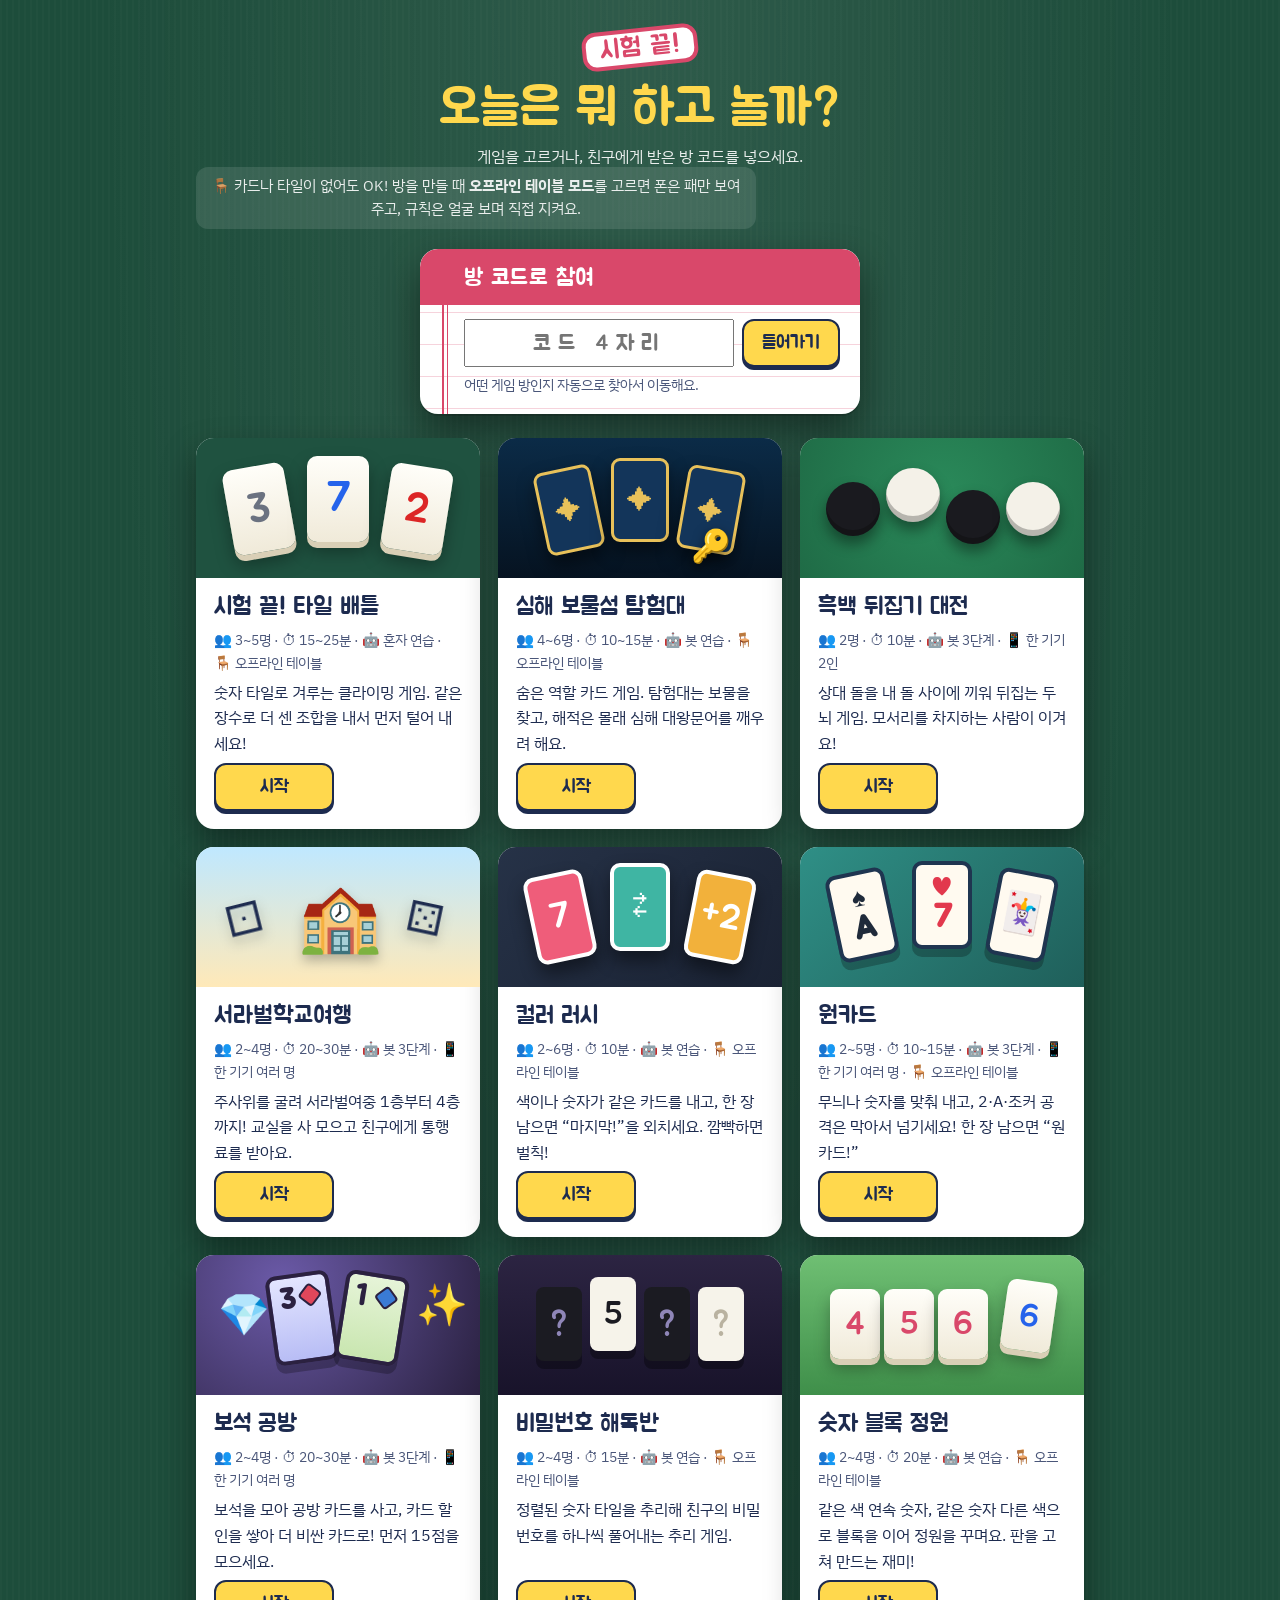
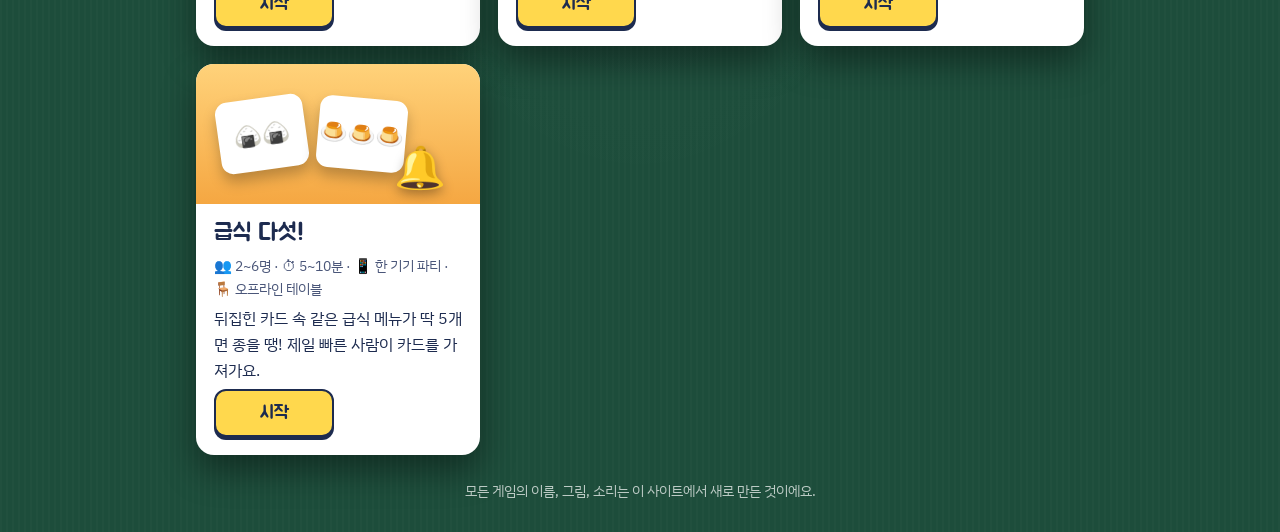
<file: index.html>
<!doctype html>
<html lang="ko">
<head>
  <meta charset="utf-8" />
  <meta name="viewport" content="width=device-width, initial-scale=1, viewport-fit=cover" />
  <meta name="theme-color" content="#1d4d3b" />
  <meta name="description" content="시험 끝나고 친구들과 즐기는 교실 게임 모음" />
  <title>시험 끝! 게임 모음</title>
  <link rel="preconnect" href="https://fonts.googleapis.com" />
  <link rel="preconnect" href="https://fonts.gstatic.com" crossorigin />
  <link href="https://fonts.googleapis.com/css2?family=Jua&family=IBM+Plex+Sans+KR:wght@400;600&display=swap" rel="stylesheet" />
  <link rel="stylesheet" href="./shared/ui-core.css" />
  <link rel="stylesheet" href="./hub.css" />
</head>
<body class="hub">
  <main class="hub-wrap">
    <header class="hub-head">
      <span class="stamp">시험 끝!</span>
      <h1>오늘은 뭐 하고 놀까?</h1>
      <p>게임을 고르거나, 친구에게 받은 방 코드를 넣으세요.</p>
      <p class="hub-tip">🪑 카드나 타일이 없어도 OK! 방을 만들 때 <b>오프라인 테이블 모드</b>를 고르면 폰은 패만 보여 주고, 규칙은 얼굴 보며 직접 지켜요.</p>
    </header>

    <section class="sheet join-sheet" aria-labelledby="join-title">
      <header class="sheet-head" id="join-title">방 코드로 참여</header>
      <div class="join-row">
        <input id="hub-code" inputmode="numeric" pattern="[0-9]*" maxlength="4" placeholder="코드 4자리" autocomplete="off" aria-label="방 코드 4자리" />
        <button class="btn primary" id="btn-hub-join">들어가기</button>
      </div>
      <p class="note" id="hub-join-note">어떤 게임 방인지 자동으로 찾아서 이동해요.</p>
    </section>

    <section class="game-list" aria-label="게임 목록">
      <article class="game-card tiles">
        <div class="art" aria-hidden="true">
          <span class="t t1">3</span><span class="t t2">7</span><span class="t t3">2</span>
        </div>
        <div class="body">
          <h2>시험 끝! 타일 배틀</h2>
          <p class="meta">👥 3~5명 · ⏱ 15~25분 · 🤖 혼자 연습 · 🪑 오프라인 테이블</p>
          <p>숫자 타일로 겨루는 클라이밍 게임. 같은 장수로 더 센 조합을 내서 먼저 털어 내세요!</p>
          <a class="btn primary" href="./games/tile-battle/">시작</a>
        </div>
      </article>
      <article class="game-card sea">
        <div class="art" aria-hidden="true">
          <span class="c c1"></span><span class="c c2"></span><span class="c c3"></span><span class="key">🔑</span>
        </div>
        <div class="body">
          <h2>심해 보물섬 탐험대</h2>
          <p class="meta">👥 4~6명 · ⏱ 10~15분 · 🤖 봇 연습 · 🪑 오프라인 테이블</p>
          <p>숨은 역할 카드 게임. 탐험대는 보물을 찾고, 해적은 몰래 심해 대왕문어를 깨우려 해요.</p>
          <a class="btn primary" href="./games/deep-sea/">시작</a>
        </div>
      </article>
      <article class="game-card flip">
        <div class="art" aria-hidden="true">
          <span class="d d1"></span><span class="d d2"></span><span class="d d3"></span><span class="d d4"></span>
        </div>
        <div class="body">
          <h2>흑백 뒤집기 대전</h2>
          <p class="meta">👥 2명 · ⏱ 10분 · 🤖 봇 3단계 · 📱 한 기기 2인</p>
          <p>상대 돌을 내 돌 사이에 끼워 뒤집는 두뇌 게임. 모서리를 차지하는 사람이 이겨요!</p>
          <a class="btn primary" href="./games/flip-duel/">시작</a>
        </div>
      </article>
      <article class="game-card trip">
        <div class="art" aria-hidden="true">
          <span class="s s1">🏫</span><span class="s s2">⚀</span><span class="s s3">⚄</span>
        </div>
        <div class="body">
          <h2>서라벌학교여행</h2>
          <p class="meta">👥 2~4명 · ⏱ 20~30분 · 🤖 봇 3단계 · 📱 한 기기 여러 명</p>
          <p>주사위를 굴려 서라벌여중 1층부터 4층까지! 교실을 사 모으고 친구에게 통행료를 받아요.</p>
          <a class="btn primary" href="./games/school-trip/">시작</a>
        </div>
      </article>
      <article class="game-card rush">
        <div class="art" aria-hidden="true">
          <span class="k k1">7</span><span class="k k2">⇄</span><span class="k k3">+2</span>
        </div>
        <div class="body">
          <h2>컬러 러시</h2>
          <p class="meta">👥 2~6명 · ⏱ 10분 · 🤖 봇 연습 · 🪑 오프라인 테이블</p>
          <p>색이나 숫자가 같은 카드를 내고, 한 장 남으면 “마지막!”을 외치세요. 깜빡하면 벌칙!</p>
          <a class="btn primary" href="./games/color-rush/">시작</a>
        </div>
      </article>
      <article class="game-card onecard">
        <div class="art" aria-hidden="true">
          <span class="t t1">♠<b>A</b></span><span class="t t2 red">♥<b>7</b></span><span class="t t3">🃏</span>
        </div>
        <div class="body">
          <h2>원카드</h2>
          <p class="meta">👥 2~5명 · ⏱ 10~15분 · 🤖 봇 3단계 · 📱 한 기기 여러 명 · 🪑 오프라인 테이블</p>
          <p>무늬나 숫자를 맞춰 내고, 2·A·조커 공격은 막아서 넘기세요! 한 장 남으면 “원카드!”</p>
          <a class="btn primary" href="./games/one-card/">시작</a>
        </div>
      </article>
      <article class="game-card gem">
        <div class="art" aria-hidden="true">
          <span class="g g1">💎</span><span class="c c1"><b>3</b><i class="r"></i></span><span class="c c2"><b>1</b><i class="b"></i></span><span class="g g2">✨</span>
        </div>
        <div class="body">
          <h2>보석 공방</h2>
          <p class="meta">👥 2~4명 · ⏱ 20~30분 · 🤖 봇 3단계 · 📱 한 기기 여러 명</p>
          <p>보석을 모아 공방 카드를 사고, 카드 할인을 쌓아 더 비싼 카드로! 먼저 15점을 모으세요.</p>
          <a class="btn primary" href="./games/gem-workshop/">시작</a>
        </div>
      </article>
      <article class="game-card code">
        <div class="art" aria-hidden="true">
          <span class="b b1">?</span><span class="b b2">5</span><span class="b b3">?</span><span class="b b4">?</span>
        </div>
        <div class="body">
          <h2>비밀번호 해독반</h2>
          <p class="meta">👥 2~4명 · ⏱ 15분 · 🤖 봇 연습 · 🪑 오프라인 테이블</p>
          <p>정렬된 숫자 타일을 추리해 친구의 비밀번호를 하나씩 풀어내는 추리 게임.</p>
          <a class="btn primary" href="./games/code-breaker/">시작</a>
        </div>
      </article>
      <article class="game-card garden">
        <div class="art" aria-hidden="true">
          <span class="g g1">4</span><span class="g g2">5</span><span class="g g3">6</span><span class="g g4">6</span>
        </div>
        <div class="body">
          <h2>숫자 블록 정원</h2>
          <p class="meta">👥 2~4명 · ⏱ 20분 · 🤖 봇 연습 · 🪑 오프라인 테이블</p>
          <p>같은 색 연속 숫자, 같은 숫자 다른 색으로 블록을 이어 정원을 꾸며요. 판을 고쳐 만드는 재미!</p>
          <a class="btn primary" href="./games/number-garden/">시작</a>
        </div>
      </article>
      <article class="game-card lunch">
        <div class="art" aria-hidden="true">
          <span class="f f1">🍙🍙</span><span class="f f2">🍮🍮🍮</span><span class="bell">🔔</span>
        </div>
        <div class="body">
          <h2>급식 다섯!</h2>
          <p class="meta">👥 2~6명 · ⏱ 5~10분 · 📱 한 기기 파티 · 🪑 오프라인 테이블</p>
          <p>뒤집힌 카드 속 같은 급식 메뉴가 딱 5개면 종을 땡! 제일 빠른 사람이 카드를 가져가요.</p>
          <a class="btn primary" href="./games/lunch-five/">시작</a>
        </div>
      </article>
    </section>
    <footer class="hub-foot">모든 게임의 이름, 그림, 소리는 이 사이트에서 새로 만든 것이에요.</footer>
  </main>

  <div id="toast" class="toast" role="status" aria-live="polite"></div>
  <script type="module" src="./hub.js"></script>
</body>
</html>
</file>
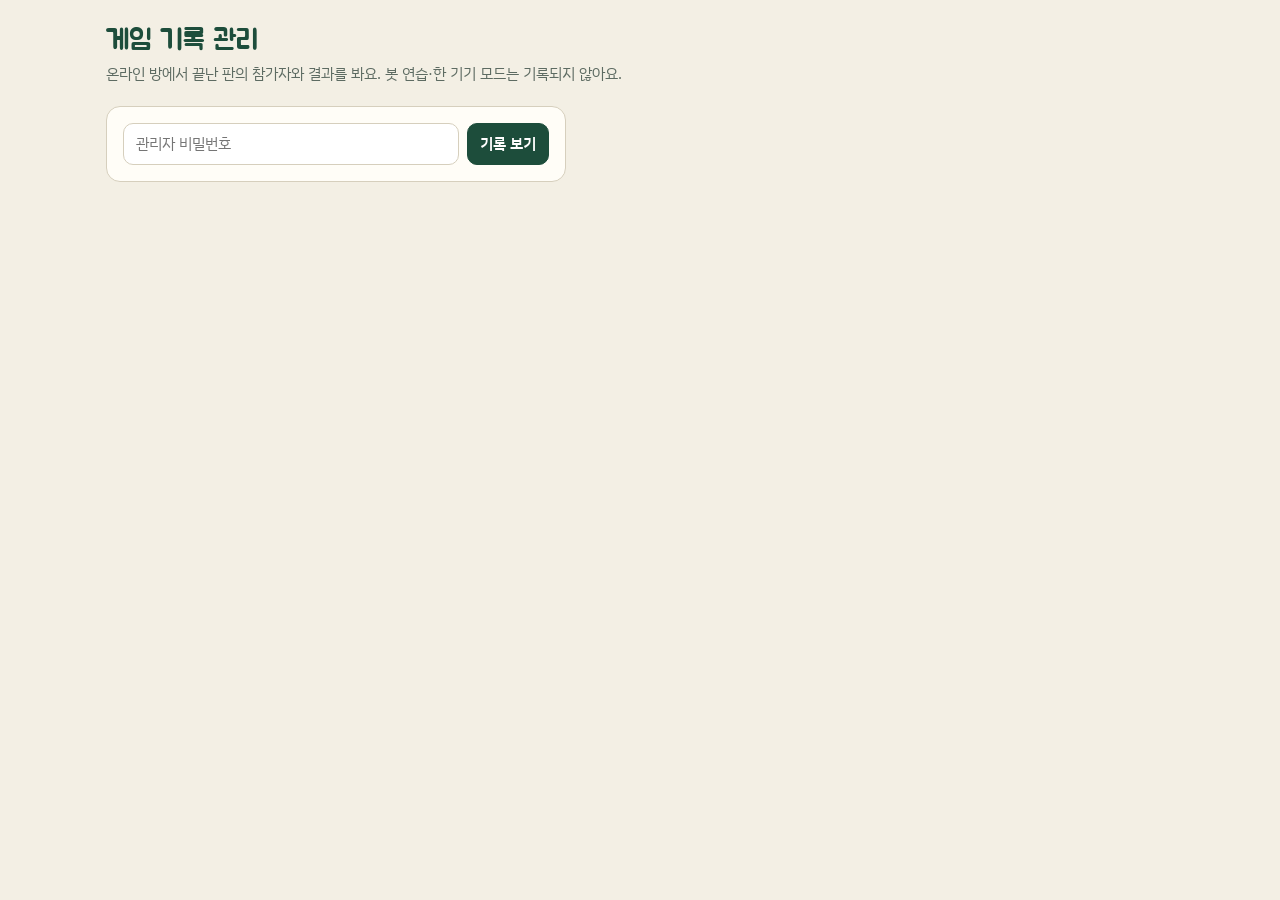
<file: admin/index.html>
<!doctype html>
<html lang="ko">
<head>
  <meta charset="utf-8" />
  <meta name="viewport" content="width=device-width, initial-scale=1, viewport-fit=cover" />
  <meta name="robots" content="noindex" />
  <title>게임 기록 관리</title>
  <link href="https://fonts.googleapis.com/css2?family=Jua&family=IBM+Plex+Sans+KR:wght@400;600&display=swap" rel="stylesheet" />
  <style>
    :root { --bg:#f3efe4; --ink:#1f2a24; --soft:#5d6b62; --line:#d6cfbd; --card:#fffdf7; --green:#1d4d3b; --win:#c8891c; --bad:#b3402e; }
    * { box-sizing:border-box; }
    body { margin:0; background:var(--bg); color:var(--ink); font:15px/1.5 'IBM Plex Sans KR', system-ui, sans-serif; }
    main { max-width:1100px; margin:0 auto; padding:24px 16px 60px; }
    h1 { font:28px 'Jua', sans-serif; margin:0 0 4px; color:var(--green); }
    h2 { font:20px 'Jua', sans-serif; margin:28px 0 10px; }
    .sub { color:var(--soft); margin:0 0 20px; }
    form.login { display:flex; gap:8px; flex-wrap:wrap; background:var(--card); border:1px solid var(--line); border-radius:14px; padding:16px; max-width:460px; }
    input, select, button { font:inherit; padding:9px 12px; border-radius:10px; border:1px solid var(--line); background:#fff; color:var(--ink); }
    input[type=password] { flex:1; min-width:180px; }
    button { background:var(--green); color:#fff; border-color:var(--green); cursor:pointer; font-weight:600; }
    button.ghost { background:transparent; color:var(--green); }
    :focus-visible { outline:3px solid var(--win); outline-offset:2px; }
    .msg { color:var(--bad); margin:8px 0; min-height:1.5em; }
    .src { color:var(--soft); font-size:13px; }
    .bar { display:flex; gap:8px; flex-wrap:wrap; align-items:center; margin:16px 0; }
    .bar input[type=search] { flex:1; min-width:160px; }
    .stats { display:flex; gap:24px; flex-wrap:wrap; margin:8px 0 4px; }
    .stats b { font:30px 'Jua', sans-serif; color:var(--green); display:block; line-height:1.1; }
    .wrap { overflow-x:auto; background:var(--card); border:1px solid var(--line); border-radius:14px; }
    table { border-collapse:collapse; width:100%; min-width:640px; }
    th, td { text-align:left; padding:8px 12px; border-bottom:1px solid var(--line); vertical-align:top; }
    th { font-size:13px; color:var(--soft); font-weight:600; background:#f8f4ea; position:sticky; top:0; cursor:pointer; user-select:none; }
    tr:last-child td { border-bottom:0; }
    td.num { text-align:right; font-variant-numeric:tabular-nums; }
    .who span { display:inline-block; margin:0 6px 2px 0; padding:1px 8px; border-radius:99px; background:#ece6d6; font-size:13px; }
    .who span.w { background:var(--win); color:#fff; }
    .who span.bot { opacity:.6; }
    .name-link { color:var(--green); text-decoration:underline; cursor:pointer; background:none; border:0; padding:0; font:inherit; }
    .empty { padding:20px; color:var(--soft); }
    [hidden] { display:none !important; }
  </style>
</head>
<body>
<main>
  <h1>게임 기록 관리</h1>
  <p class="sub">온라인 방에서 끝난 판의 참가자와 결과를 봐요. 봇 연습·한 기기 모드는 기록되지 않아요.</p>

  <form class="login" id="login">
    <input type="password" id="pw" placeholder="관리자 비밀번호" autocomplete="current-password" required aria-label="관리자 비밀번호" />
    <button type="submit">기록 보기</button>
  </form>
  <p class="msg" id="msg" role="status"></p>

  <section id="view" hidden>
    <div class="bar">
      <input type="search" id="q" placeholder="닉네임·방 코드·결과 검색" aria-label="검색" />
      <select id="game" aria-label="게임"><option value="">모든 게임</option></select>
      <label><input type="checkbox" id="unfinished" /> 끝나지 않은 방도 보기</label>
      <button type="button" class="ghost" id="reload">새로고침</button>
      <button type="button" class="ghost" id="csv">CSV 저장</button>
    </div>
    <p class="src" id="src"></p>
    <div class="stats" id="stats"></div>

    <h2>닉네임별 기록</h2>
    <div class="wrap"><table id="players"><thead><tr>
      <th data-k="name">닉네임</th><th data-k="games">판 수</th><th data-k="wins">승리</th><th data-k="rate">승률</th><th data-k="fav">많이 한 게임</th><th data-k="last">마지막 판</th>
    </tr></thead><tbody></tbody></table></div>

    <h2>대전 기록</h2>
    <div class="wrap"><table id="matches"><thead><tr>
      <th>시간</th><th>게임</th><th>방</th><th>참가자</th><th>결과</th>
    </tr></thead><tbody></tbody></table></div>

    <h2>채팅 기록</h2>
    <p class="src">방 코드를 누르면 그 방의 대화만 볼 수 있어요. 욕설은 서버에서 ＊로 가려진 채로 저장돼요.</p>
    <div class="wrap"><table id="chats"><thead><tr>
      <th>시간</th><th>게임</th><th>방</th><th>말한 내용</th>
    </tr></thead><tbody></tbody></table></div>
  </section>
</main>
<script type="module">
  import { SERVERS } from '../shared/config.js';
  const $ = (id) => document.getElementById(id);
  let rows = [];
  let sortKey = 'games', sortDir = -1;

  async function fetchLog(name, url, password) {
    const res = await fetch(url, { method: 'POST', headers: { 'Content-Type': 'text/plain;charset=utf-8' }, body: JSON.stringify({ action: 'adminLog', password, limit: 5000 }) });
    const out = await res.json();
    if (!out.ok) throw new Error(out.error);
    return out.rows.map(([time, code, game, event, players, detail]) => ({ time: new Date(time), code, game, event, players, detail, server: name }));
  }

  async function load() {
    const password = $('pw').value;
    $('msg').textContent = '불러오는 중…';
    const results = await Promise.allSettled(Object.entries(SERVERS).map(([n, u]) => fetchLog(n, u, password)));
    const label = { coolify: '집 서버(Coolify)', gas: '앱스크립트' };
    const notes = [];
    rows = [];
    results.forEach((r, i) => {
      const n = Object.keys(SERVERS)[i];
      if (r.status === 'fulfilled') { rows.push(...r.value); notes.push(label[n] + ' ' + r.value.length + '줄'); }
      else notes.push(label[n] + ': ' + r.reason.message);
    });
    if (results.every((r) => r.status === 'rejected')) { $('msg').textContent = results[0].reason.message; return; }
    try { sessionStorage.setItem('adminPw', password); } catch {}
    $('msg').textContent = '';
    $('src').textContent = notes.join(' · ');
    $('login').hidden = true;
    $('view').hidden = false;
    const games = [...new Set(rows.map((r) => r.game))].sort();
    $('game').innerHTML = '<option value="">모든 게임</option>' + games.map((g) => `<option>${esc(g)}</option>`).join('');
    render();
  }

  const esc = (s) => String(s).replace(/[&<>"]/g, (c) => ({ '&': '&amp;', '<': '&lt;', '>': '&gt;', '"': '&quot;' })[c]);
  const fmt = (d) => d.toLocaleString('ko-KR', { month: 'numeric', day: 'numeric', hour: '2-digit', minute: '2-digit' });
  const people = (s) => String(s || '').split(', ').filter(Boolean).map((n) => ({ bot: n.startsWith('🤖'), name: n.replace(/^🤖/, '') }));
  function winnerOf(detail) {
    let m = /(?:승리|승자): ([^\s(/]+)/.exec(detail);
    if (m) return m[1];
    m = /순위: ([^\s>]+)/.exec(detail);
    return m ? m[1] : null;
  }

  // 같은 방은 시작 → 끝 순서로 기록됨. '게임 끝' 줄을 한 판으로 봄
  function matches() {
    const showAll = $('unfinished').checked;
    const list = rows.filter((r) => r.event === '게임 끝' || (showAll && r.event === '게임 시작'));
    return list.map((r) => ({ ...r, who: people(r.players), winner: r.event === '게임 끝' ? winnerOf(r.detail) : null }));
  }

  function render() {
    const q = $('q').value.trim().toLowerCase();
    const g = $('game').value;
    const list = matches()
      .filter((m) => !g || m.game === g)
      .filter((m) => !q || [m.players, m.code, m.detail].join(' ').toLowerCase().includes(q))
      .sort((a, b) => b.time - a.time);

    renderChats();
    const finished = list.filter((m) => m.event === '게임 끝');
    const humans = new Set(finished.flatMap((m) => m.who.filter((p) => !p.bot).map((p) => p.name)));
    const today = finished.filter((m) => m.time.toDateString() === new Date().toDateString()).length;
    $('stats').innerHTML = [['끝난 판', finished.length], ['오늘', today], ['닉네임', humans.size]].map(([k, v]) => `<div><b>${v}</b>${k}</div>`).join('');

    const map = new Map();
    for (const m of finished) for (const p of m.who) {
      if (p.bot) continue;
      const s = map.get(p.name) || { name: p.name, games: 0, wins: 0, last: m.time, by: {} };
      s.games++; if (m.winner === p.name) s.wins++;
      if (m.time > s.last) s.last = m.time;
      s.by[m.game] = (s.by[m.game] || 0) + 1;
      map.set(p.name, s);
    }
    const ps = [...map.values()].map((s) => ({ ...s, rate: s.games ? s.wins / s.games : 0, fav: Object.entries(s.by).sort((a, b) => b[1] - a[1])[0][0] }));
    ps.sort((a, b) => (a[sortKey] > b[sortKey] ? 1 : a[sortKey] < b[sortKey] ? -1 : 0) * sortDir);
    $('players').tBodies[0].innerHTML = ps.length ? ps.map((s) => `<tr>
      <td><button class="name-link" data-name="${esc(s.name)}">${esc(s.name)}</button></td>
      <td class="num">${s.games}</td><td class="num">${s.wins}</td><td class="num">${Math.round(s.rate * 100)}%</td>
      <td>${esc(s.fav)}</td><td>${fmt(s.last)}</td></tr>`).join('') : '<tr><td colspan="6" class="empty">아직 끝난 온라인 판이 없어요.</td></tr>';

    $('matches').tBodies[0].innerHTML = list.length ? list.slice(0, 1000).map((m) => `<tr>
      <td>${fmt(m.time)}</td><td>${esc(m.game)}</td><td><button class="name-link" data-room="${esc(m.code)}">${esc(m.code)}</button></td>
      <td class="who">${m.who.map((p) => `<span class="${p.name === m.winner ? 'w' : ''} ${p.bot ? 'bot' : ''}">${p.bot ? '🤖 ' : ''}${esc(p.name)}</span>`).join('')}</td>
      <td>${m.event === '게임 끝' ? esc(m.detail) : '<i>진행 중이거나 중간에 나감</i>'}</td></tr>`).join('') : '<tr><td colspan="5" class="empty">조건에 맞는 기록이 없어요.</td></tr>';
  }

  function renderChats() {
    const q = $('q').value.trim().toLowerCase();
    const g = $('game').value;
    const list = rows
      .filter((r) => r.event === '채팅' && (!g || r.game === g))
      .filter((r) => !q || [r.code, r.detail].join(' ').toLowerCase().includes(q))
      .sort((a, b) => b.time - a.time);
    $('chats').tBodies[0].innerHTML = list.length
      ? list.slice(0, 1000).map((r) => `<tr><td>${fmt(r.time)}</td><td>${esc(r.game)}</td><td><button class="name-link" data-room="${esc(r.code)}">${esc(r.code)}</button></td><td>${esc(r.detail)}</td></tr>`).join('')
      : '<tr><td colspan="4" class="empty">조건에 맞는 채팅이 없어요.</td></tr>';
  }
  document.addEventListener('click', (e) => {
    const room = e.target.dataset?.room;
    if (!room) return;
    $('q').value = room; render(); $('chats').scrollIntoView({ behavior: 'smooth' });
  });
  $('login').addEventListener('submit', (e) => { e.preventDefault(); load().catch((err) => ($('msg').textContent = '서버에 연결하지 못했어요: ' + err.message)); });
  $('reload').addEventListener('click', () => load());
  ['q', 'game', 'unfinished'].forEach((id) => $(id).addEventListener('input', render));
  $('players').tHead.addEventListener('click', (e) => {
    const k = e.target.dataset.k; if (!k) return;
    sortDir = sortKey === k ? -sortDir : -1; sortKey = k; render();
  });
  $('players').tBodies[0].addEventListener('click', (e) => {
    const n = e.target.dataset.name; if (!n) return;
    $('q').value = n; render(); $('matches').scrollIntoView({ behavior: 'smooth' });
  });
  $('csv').addEventListener('click', () => {
    const lines = [['시간', '서버', '방 코드', '게임', '일', '참가자', '내용'], ...rows.map((r) => [r.time.toISOString(), r.server, r.code, r.game, r.event, r.players, r.detail])];
    const blob = new Blob(['﻿' + lines.map((l) => l.map((v) => `"${String(v).replace(/"/g, '""')}"`).join(',')).join('\n')], { type: 'text/csv' });
    const a = Object.assign(document.createElement('a'), { href: URL.createObjectURL(blob), download: '게임기록.csv' });
    a.click();
  });
  try { const saved = sessionStorage.getItem('adminPw'); if (saved) { $('pw').value = saved; load(); } } catch {}
</script>
</body>
</html>
</file>
<file: shared/ui-core.css>
/* 학교 게임 모음 공용 스타일 — OMR 답안지 + 칠판 (games/tile-battle/style.css에서 공용 부분을 뽑음) */
:root {
  --ink: #1d2b4f;          /* 남색 사인펜 */
  --ink-soft: #4a5679;
  --omr: #d9486a;          /* OMR 카드 분홍 선 */
  --omr-line: #f6d3dc;
  --paper: #ffffff;
  --hl: #ffd84d;           /* 형광펜 */
  --felt: #1f5240;
  --wood: #24170f;
  --ok: #15803d;
  --radius-lg: 18px;
  --radius-sm: 12px;
  --bar-h: 76px;
  --safe-b: env(safe-area-inset-bottom, 0px);
  --safe-t: env(safe-area-inset-top, 0px);
  --display: "Jua", "Apple SD Gothic Neo", "Malgun Gothic", sans-serif;
  --body: "IBM Plex Sans KR", "Apple SD Gothic Neo", "Malgun Gothic", sans-serif;
}

* { box-sizing: border-box; }
html, body {
  margin: 0;
  height: 100%;
  overflow: hidden;
  background: var(--wood);
  color: var(--ink);
  font-family: var(--body);
  -webkit-tap-highlight-color: transparent;
  touch-action: manipulation;
  user-select: none;
}
button, input { font: inherit; color: inherit; }
[hidden] { display: none !important; }

#stage { position: fixed; inset: 0; }
#stage canvas { display: block; width: 100%; height: 100%; touch-action: none; }
#confetti { position: fixed; inset: 0; width: 100%; height: 100%; pointer-events: none; z-index: 60; }
#labels { position: fixed; inset: 0; pointer-events: none; z-index: 5; }

/* ---------- 화면 ---------- */
.screen {
  position: fixed; inset: 0;
  display: none;
  align-items: center; justify-content: center;
  padding: calc(16px + var(--safe-t)) 16px calc(16px + var(--safe-b));
  z-index: 20;
  overflow-y: auto;
}
.screen.is-active { display: flex; }
#loading { background: var(--wood); z-index: 100; }
.loading-text { font-family: var(--display); color: var(--hl); font-size: 1.5rem; }

/* ---------- 답안지 시트 ---------- */
.sheet {
  position: relative;
  width: min(440px, 100%);
  max-height: 100%;
  overflow-y: auto;
  background:
    linear-gradient(90deg, transparent 22px, var(--omr) 22px, var(--omr) 24px, transparent 24px, transparent 27px, var(--omr) 27px, var(--omr) 28px, transparent 28px),
    repeating-linear-gradient(180deg, var(--paper) 0 31px, var(--omr-line) 31px 32px);
  border-radius: var(--radius-lg);
  padding: 0 20px 20px 44px;
  box-shadow: 0 18px 40px rgba(0, 0, 0, 0.45), 0 2px 0 rgba(0, 0, 0, 0.15);
}
.sheet-head {
  position: sticky; top: 0; z-index: 1;
  margin: 0 -20px 14px -44px;
  padding: 14px 20px 12px 44px;
  background: var(--omr);
  color: #fff;
  font-family: var(--display);
  font-size: 1.45rem;
  letter-spacing: 0.02em;
  border-radius: var(--radius-lg) var(--radius-lg) 0 0;
  display: flex; align-items: center; gap: 10px;
}
.mini-stamp {
  display: inline-grid; place-items: center;
  width: 40px; height: 40px;
  border: 3px solid #fff; border-radius: 50%;
  font-size: 1rem; transform: rotate(-12deg);
}
.sheet-actions { display: flex; gap: 10px; justify-content: flex-end; flex-wrap: wrap; margin-top: 18px; }

/* ---------- 버튼 ---------- */
.btn {
  min-height: 48px;
  padding: 10px 18px;
  border: 2.5px solid var(--ink);
  border-radius: var(--radius-sm);
  background: var(--paper);
  color: var(--ink);
  font-family: var(--display);
  font-size: 1.1rem;
  cursor: pointer;
  box-shadow: 0 3px 0 var(--ink);
  transition: transform 0.08s, box-shadow 0.08s, background 0.15s;
}
.btn:active { transform: translateY(3px); box-shadow: 0 0 0 var(--ink); }
.btn:focus-visible, .icon-btn:focus-visible, .seg input:focus-visible + span { outline: 3px solid var(--hl); outline-offset: 3px; }
.btn.primary { background: var(--hl); }
.btn.big { min-height: 64px; font-size: 1.3rem; display: flex; flex-direction: column; align-items: center; justify-content: center; gap: 2px; }
.btn.big small { font-family: var(--body); font-size: 0.8rem; color: var(--ink-soft); }
.btn.small { min-height: 44px; padding: 6px 12px; font-size: 0.98rem; }
.btn.is-off { opacity: 0.42; box-shadow: none; transform: none; }
.btn.is-on { background: var(--ink); color: #fff; }

.icon-btn {
  width: 46px; height: 46px;
  border: none; border-radius: 50%;
  background: rgba(255, 255, 255, 0.92);
  color: var(--ink);
  font-size: 1.25rem; font-weight: 700;
  cursor: pointer;
  box-shadow: 0 3px 10px rgba(0, 0, 0, 0.35);
  flex: none;
}
.icon-btn.close { margin-left: auto; width: 38px; height: 38px; background: rgba(255,255,255,0.2); color: #fff; box-shadow: none; }

/* ---------- 메뉴 ---------- */
.menu-list { display: grid; gap: 12px; }
.menu-row { display: grid; grid-template-columns: 1fr 1fr; gap: 12px; }

/* ---------- 폼 ---------- */
.field { border: 0; margin: 0 0 14px; padding: 0; }
.field > label, .field > legend { display: block; font-family: var(--display); font-size: 1.05rem; margin-bottom: 6px; padding: 0; }
.field input[type="text"], .field input:not([type]), .names-list input {
  width: 100%; min-height: 46px;
  border: 2px solid var(--ink); border-radius: 10px;
  padding: 8px 12px; background: #fff; user-select: text;
}
.seg { display: flex; gap: 8px; flex-wrap: wrap; }
.seg label { flex: 1; min-width: 70px; }
.seg input { position: absolute; opacity: 0; pointer-events: none; }
.seg span {
  display: flex; align-items: center; justify-content: center; gap: 6px;
  min-height: 46px; padding: 6px 10px;
  border: 2px solid var(--ink); border-radius: 999px;
  background: #fff; cursor: pointer;
  font-family: var(--display);
}
.seg span::before { content: ""; width: 14px; height: 18px; border: 2px solid var(--ink); border-radius: 50%; flex: none; }
.seg input:checked + span::before { background: var(--ink); }
.seg input:checked + span { background: var(--hl); }
.names-list { display: grid; gap: 8px; }
.check { display: flex; align-items: center; gap: 10px; min-height: 44px; font-family: var(--display); margin-bottom: 12px; }
.check input { width: 22px; height: 22px; accent-color: var(--ink); }
input[type="range"] { width: 100%; accent-color: var(--omr); height: 32px; }
output { float: right; font-family: var(--body); color: var(--ink-soft); }

/* ---------- 온라인 ---------- */
.setup-note { background: #fff3c4; border: 2px solid var(--hl); border-radius: 10px; padding: 8px 10px; color: var(--ink); }
.join-row { display: flex; gap: 8px; }
.join-row input { flex: 1; min-width: 0; font-family: var(--display); font-size: 1.4rem; letter-spacing: 0.3em; text-align: center; }
.or-line { display: flex; align-items: center; gap: 10px; margin: 6px 0 14px; color: var(--ink-soft); font-size: 0.9rem; }
.or-line::before, .or-line::after { content: ""; flex: 1; height: 2px; background: var(--omr-line); }
#btn-create-room { width: 100%; }
.lobby-count { margin-left: auto; font-size: 1rem; opacity: 0.9; }
.lobby-label { margin: 0; text-align: center; font-family: var(--display); color: var(--ink-soft); }
.room-code { display: flex; justify-content: center; gap: 8px; margin: 6px 0 10px; }
.room-code span {
  width: 54px; height: 70px;
  display: grid; place-items: center;
  border: 3px solid var(--ink); border-radius: 50% / 40%;
  background: var(--hl);
  font-family: var(--display); font-size: 2.4rem; line-height: 1;
}
.share-row { display: flex; gap: 8px; justify-content: center; margin-bottom: 12px; }
.lobby-players { list-style: none; margin: 0 0 12px; padding: 0; display: grid; gap: 6px; }
.lobby-players li {
  display: flex; align-items: center; gap: 8px;
  min-height: 48px; padding: 4px 8px 4px 10px;
  background: #fff; border: 2px solid var(--ink); border-radius: 12px;
}
.lobby-players li.empty { border-style: dashed; opacity: 0.45; }
.lobby-players .avatar { font-size: 1.6rem; width: 2rem; text-align: center; }
.lobby-players .pname { font-family: var(--display); font-size: 1.1rem; margin-right: auto; }
.lobby-players .tag { font-size: 0.78rem; padding: 2px 8px; border-radius: 999px; background: var(--omr-line); white-space: nowrap; }
.lobby-players .tag.me { background: var(--ink); color: #fff; }
.icon-btn.small { width: 36px; height: 36px; font-size: 1rem; box-shadow: none; border: 2px solid var(--ink); }
.bot-row { display: flex; gap: 6px; flex-wrap: wrap; }
.bot-row .btn { flex: 1; }
.lobby-hint { text-align: center; font-family: var(--display); margin: 4px 0 0; color: var(--omr); }

.rules-sheet { width: min(620px, 100%); }
.rules-body { line-height: 1.75; }
.rules-body h3 { font-family: var(--display); font-weight: 400; font-size: 1.15rem; margin: 16px 0 4px; color: var(--omr); }
.rules-body p, .rules-body ul { margin: 0 0 8px; }
.rules-body ul { padding-left: 20px; }

/* ---------- 모달 ---------- */
.modal {
  position: fixed; inset: 0; z-index: 50;
  display: flex; align-items: center; justify-content: center;
  padding: calc(16px + var(--safe-t)) 16px calc(16px + var(--safe-b));
  background: rgba(20, 12, 6, 0.55);
}
.modal.is-opaque { background: var(--felt); }
.modal-sheet { width: min(520px, 100%); animation: pop .25s cubic-bezier(.2,1.4,.4,1); }
@keyframes pop { from { transform: scale(.9); opacity: 0; } }
.result-table { width: 100%; border-collapse: collapse; font-size: 0.95rem; }
.result-table th, .result-table td { padding: 6px 4px; text-align: center; border-bottom: 1px solid var(--omr-line); height: 32px; }
.result-table th { font-family: var(--display); font-weight: 400; color: var(--ink-soft); }
.result-table td:first-child, .result-table th:first-child { text-align: left; }
.plus { color: var(--ok); font-weight: 600; }
.minus { color: var(--omr); font-weight: 600; }
.handoff { text-align: center; padding: 10px 0; }
.handoff .avatar { font-size: 4rem; }
.handoff p { font-size: 1.1rem; }
.note { color: var(--ink-soft); font-size: 0.9rem; margin: 8px 0 0; }

/* 시상대 */
.podium { display: flex; align-items: flex-end; justify-content: center; gap: 8px; height: 220px; margin: 6px 0 10px; }
.podium .step { flex: 1; max-width: 120px; display: flex; flex-direction: column; align-items: center; justify-content: flex-end; }
.podium .who { text-align: center; font-family: var(--display); font-size: 1rem; margin-bottom: 4px; }
.podium .who .avatar { display: block; font-size: 2.2rem; }
.podium .block {
  width: 100%;
  background: var(--ink); color: var(--hl);
  border-radius: 10px 10px 0 0;
  display: grid; place-items: center;
  font-family: var(--display); font-size: 1.8rem;
  transform-origin: bottom;
  animation: rise .7s cubic-bezier(.2,1.2,.4,1) both;
}
.podium .s1 .block { height: 120px; background: var(--omr); color: #fff; animation-delay: .9s; }
.podium .s2 .block { height: 84px; animation-delay: .5s; }
.podium .s3 .block { height: 56px; animation-delay: .1s; }
@keyframes rise { from { transform: scaleY(0); } }
.rest-list { margin: 0; padding: 0; list-style: none; line-height: 32px; }

/* ---------- 튜토리얼 ---------- */
#tutorial-layer { position: fixed; inset: 0; z-index: 30; pointer-events: none; }
.tut-spot {
  position: fixed;
  border-radius: 16px;
  box-shadow: 0 0 0 9999px rgba(10, 6, 3, 0.5);
  border: 3px dashed var(--hl);
  transition: all .35s cubic-bezier(.3,1,.4,1);
  pointer-events: none;
}
.tut-spot.is-none { box-shadow: none; border-color: transparent; }
.tut-bubble {
  position: fixed;
  left: 50%; top: calc(66px + var(--safe-t));
  transform: translateX(-50%);
  width: min(520px, calc(100% - 24px));
  max-height: 60vh;
  overflow-y: auto;
  padding: 14px 16px 0;
  background: var(--paper);
  border: 3px solid var(--ink);
  border-radius: var(--radius-lg);
  box-shadow: 0 10px 30px rgba(0,0,0,.45);
  pointer-events: auto;
  line-height: 1.6;
}
.tut-bubble h2 { font-family: var(--display); font-weight: 400; font-size: 1.3rem; margin: 0 0 4px; }
.tut-bubble p { margin: 0 0 6px; }
.tut-progress { position: absolute; top: 12px; right: 14px; font-family: var(--display); color: var(--omr); }
.tut-actions {
  position: sticky; bottom: 0;
  display: flex; gap: 8px; align-items: center;
  margin-top: 8px; padding: 6px 0 12px;
  background: var(--paper);
}
.tut-actions .spacer { flex: 1; }
.tut-ok { color: var(--ok); font-family: var(--display); font-size: 1.05rem; }
.tut-label {
  position: absolute; transform: translate(-100%, -50%);
  padding: 3px 10px;
  background: rgba(255,255,255,.95); color: var(--ink);
  border-radius: 8px;
  font-family: var(--display); font-size: 0.95rem;
  white-space: nowrap;
  box-shadow: 0 2px 8px rgba(0,0,0,.35);
}
.score-ex { width: 100%; border-collapse: collapse; margin: 4px 0; font-size: 0.92rem; }
.score-ex td { padding: 3px 4px; border-bottom: 1px solid var(--omr-line); }

/* ---------- 배너 / 토스트 ---------- */
.banner {
  position: fixed; left: 50%; top: 32%;
  transform: translate(-50%, -50%) scale(.6);
  z-index: 45;
  font-family: var(--display);
  font-size: clamp(2.2rem, 9vw, 4.4rem);
  color: var(--hl);
  -webkit-text-stroke: 2px var(--ink);
  text-shadow: 0 6px 0 var(--ink), 0 10px 24px rgba(0,0,0,.5);
  white-space: nowrap;
  opacity: 0;
  pointer-events: none;
}
.banner.show { animation: banner 1.5s cubic-bezier(.2,1.3,.4,1) forwards; }
@keyframes banner {
  0% { opacity: 0; transform: translate(-50%, -50%) scale(.5) rotate(-6deg); }
  15% { opacity: 1; transform: translate(-50%, -50%) scale(1.05) rotate(-3deg); }
  75% { opacity: 1; transform: translate(-50%, -50%) scale(1) rotate(-3deg); }
  100% { opacity: 0; transform: translate(-50%, -60%) scale(1) rotate(-3deg); }
}
.toast {
  position: fixed; left: 50%; bottom: calc(var(--bar-h) + var(--safe-b) + 56px);
  transform: translate(-50%, 20px);
  z-index: 55;
  max-width: calc(100% - 32px);
  padding: 10px 18px;
  background: var(--ink); color: #fff;
  border-radius: 12px;
  font-size: 0.98rem;
  opacity: 0; pointer-events: none;
  transition: opacity .2s, transform .2s;
}
.toast.show { opacity: 1; transform: translate(-50%, 0); }

/* ---------- 좁은 화면 ---------- */
@media (max-width: 560px) {
  :root { --bar-h: 70px; }
  .action-bar { gap: 6px; padding-left: 8px; padding-right: 8px; }
  .action-bar .btn { min-width: 0; padding: 6px 10px; font-size: 1rem; }
  #btn-play { min-width: 76px; font-size: 1.1rem; }
  .sort-btn { font-size: 0.88rem !important; }
  .seat-label { min-width: 0; padding: 4px 8px 4px 6px; gap: 5px; font-size: 0.75rem; }
  .seat-label .avatar { font-size: 1.3rem; }
  .seat-label .name { font-size: 0.88rem; }
  .sheet { padding-left: 38px; padding-right: 14px; }
  .sheet-head { margin-left: -38px; margin-right: -14px; padding-left: 38px; }
  .tut-bubble { font-size: 0.92rem; }
}

@media (prefers-reduced-motion: reduce) {
  *, *::before, *::after { animation-duration: .01ms !important; animation-iteration-count: 1 !important; transition-duration: .01ms !important; }
}

/* ---------- 튜토리얼 말풍선 아래로 ---------- */
.tut-bubble.at-bottom { top: auto; bottom: calc(12px + var(--safe-b)); }
</file>
<file: hub.css>
/* 게임 고르기 허브 — 칠판 위에 OMR 답안지 */
html, body { overflow: auto; height: auto; min-height: 100%; user-select: auto; }
html { background: #1d4d3b; }
body.hub {
  background:
    radial-gradient(ellipse at 50% 0%, rgba(255,255,255,0.08), transparent 60%),
    repeating-linear-gradient(90deg, rgba(255,255,255,0.015) 0 2px, transparent 2px 6px),
    #1d4d3b;
  color: #fff;
}
.hub-wrap { max-width: 920px; margin: 0 auto; padding: calc(28px + var(--safe-t)) 16px calc(32px + var(--safe-b)); }
.hub-head { text-align: center; margin-bottom: 20px; }
.hub-head .stamp {
  display: inline-block; font-family: var(--display); font-size: 1.6rem;
  color: var(--omr); background: #fff; border: 4px solid var(--omr); border-radius: 14px;
  padding: 0 14px; transform: rotate(-6deg);
}
.hub-head h1 { font-family: var(--display); font-weight: 400; font-size: clamp(2rem, 7vw, 3.2rem); margin: 10px 0 4px; color: var(--hl); }
.hub-head p { margin: 0; opacity: 0.9; }

.join-sheet { margin: 0 auto 24px; color: var(--ink); }
.join-sheet .note { margin-top: 8px; }

.game-list { display: grid; grid-template-columns: repeat(auto-fit, minmax(280px, 1fr)); gap: 18px; }
.game-card {
  display: flex; flex-direction: column;
  background: #fff; color: var(--ink);
  border-radius: var(--radius-lg); overflow: hidden;
  box-shadow: 0 16px 34px rgba(0,0,0,0.4);
}
.game-card .art { position: relative; height: 140px; overflow: hidden; }
.game-card .body { padding: 14px 18px 18px; display: flex; flex-direction: column; gap: 6px; flex: 1; }
.game-card h2 { margin: 0; font-family: var(--display); font-weight: 400; font-size: 1.5rem; }
.game-card .meta { margin: 0; color: var(--ink-soft); font-size: 0.9rem; }
.game-card p { margin: 0; line-height: 1.6; }
.game-card .btn { margin-top: auto; align-self: flex-start; min-width: 120px; display: inline-flex; align-items: center; justify-content: center; text-decoration: none; }

/* 타일 배틀 그림 */
.tiles .art { background: #1f5240; }
.tiles .t {
  position: absolute; top: 28px; width: 62px; height: 86px;
  display: grid; place-items: center;
  background: linear-gradient(#fffef9, #f0ead9); border-radius: 10px;
  font-family: var(--display); font-size: 2.6rem;
  box-shadow: 0 6px 0 #d9cfb6, 0 10px 18px rgba(0,0,0,0.35);
}
.tiles .t1 { left: calc(50% - 110px); color: #6b7280; transform: rotate(-10deg); }
.tiles .t2 { left: calc(50% - 31px); color: #2563eb; top: 18px; }
.tiles .t3 { left: calc(50% + 48px); color: #dc2626; transform: rotate(9deg); }

/* 심해 보물섬 그림 */
.sea .art { background: linear-gradient(#0b2b47, #061321); }
.sea .c {
  position: absolute; top: 30px; width: 58px; height: 84px; border-radius: 9px;
  background: #13355a; border: 3px solid var(--gold, #e8c15a);
  box-shadow: 0 10px 18px rgba(0,0,0,0.5);
}
.sea .c::after { content: "✦"; position: absolute; inset: 0; display: grid; place-items: center; color: #e8c15a; font-size: 1.6rem; }
.sea .c1 { left: calc(50% - 100px); transform: rotate(-12deg); }
.sea .c2 { left: calc(50% - 29px); top: 20px; }
.sea .c3 { left: calc(50% + 42px); transform: rotate(10deg); }
.sea .key { position: absolute; right: 18%; bottom: 12px; font-size: 2rem; filter: drop-shadow(0 4px 6px rgba(0,0,0,.5)); }

.hub-foot { text-align: center; margin-top: 26px; opacity: 0.7; font-size: 0.85rem; }

.hub-tip { margin: 10px auto 0; max-width: 560px; padding: 8px 14px; border-radius: 12px; background: rgba(255,255,255,.12); font-size: 0.92rem; line-height: 1.55; }

/* 흑백 뒤집기 그림 */
.flip .art { background: radial-gradient(circle at 50% 40%, #2a8a5a, #1f6b46); }
.flip .d { position: absolute; top: 44px; width: 54px; height: 54px; border-radius: 50%; box-shadow: inset 0 -6px 0 rgba(0,0,0,.25), 0 8px 14px rgba(0,0,0,.4); }
.flip .d1 { left: calc(50% - 116px); background: #1a1a1f; }
.flip .d2 { left: calc(50% - 56px); background: #f4f1e8; top: 30px; }
.flip .d3 { left: calc(50% + 4px); background: #1a1a1f; top: 52px; }
.flip .d4 { left: calc(50% + 64px); background: #f4f1e8; animation: flipd 2.4s ease-in-out infinite; }
@keyframes flipd { 0%, 40% { background: #f4f1e8; transform: scaleX(1); } 50% { transform: scaleX(0.05); } 60%, 100% { background: #1a1a1f; transform: scaleX(1); } }

/* 컬러 러시 그림 */
.rush .art { background: linear-gradient(135deg, #263247, #1a2233); }
.rush .k { position: absolute; top: 26px; width: 60px; height: 88px; border-radius: 10px; display: grid; place-items: center; font-family: var(--display); font-size: 2.2rem; color: #fff; border: 4px solid #fff; box-shadow: 0 10px 18px rgba(0,0,0,.45); }
.rush .k1 { left: calc(50% - 110px); background: #ef5d7a; transform: rotate(-12deg); }
.rush .k2 { left: calc(50% - 30px); background: #3fb5a3; top: 16px; }
.rush .k3 { left: calc(50% + 50px); background: #f2b13b; transform: rotate(11deg); }
.gem .art { background: radial-gradient(circle at 30% 20%, #6b5aa8, #2a2140); }
.gem .g { position: absolute; font-size: 2.6rem; top: 30px; }
.gem .g1 { left: calc(50% - 120px); } .gem .g2 { left: calc(50% + 78px); top: 20px; }
.gem .c { position: absolute; top: 18px; width: 64px; height: 90px; border-radius: 10px; border: 4px solid #2b2140; box-shadow: 0 8px 0 rgba(0,0,0,.25); font-family: var(--display); }
.gem .c b { position: absolute; left: 8px; top: 4px; font-size: 1.8rem; color: #2b2140; }
.gem .c i { position: absolute; right: 8px; top: 10px; width: 18px; height: 18px; transform: rotate(45deg); border: 2px solid #2b2140; border-radius: 4px; }
.gem .c i.r { background: #e0475b; } .gem .c i.b { background: #3a7bd5; }
.gem .c1 { left: calc(50% - 68px); background: linear-gradient(#e3e5ff, #b8bdf5); transform: rotate(-8deg); }
.gem .c2 { left: calc(50% + 2px); background: linear-gradient(#e6f4d8, #c9e6b0); transform: rotate(9deg); }
.onecard .art { background: linear-gradient(135deg, #2f8f86, #1f5f5a); }
.onecard .t { position: absolute; top: 24px; width: 60px; height: 88px; border-radius: 10px; display: grid; place-items: center; align-content: center; font-family: var(--display); font-size: 1.6rem; line-height: 1; color: #1f2a3a; background: #fffaf0; border: 4px solid #1f3550; box-shadow: 0 8px 0 rgba(0,0,0,.25); }
.onecard .t b { font-size: 2rem; }
.onecard .t.red { color: #e2384d; }
.onecard .t1 { left: calc(50% - 110px); transform: rotate(-12deg); }
.onecard .t2 { left: calc(50% - 30px); top: 14px; }
.onecard .t3 { left: calc(50% + 50px); transform: rotate(11deg); font-size: 2.4rem; }

/* 비밀번호 해독반 그림 */
.code .art { background: linear-gradient(#2c2442, #18132a); }
.code .b { position: absolute; top: 32px; width: 46px; height: 74px; border-radius: 8px; display: grid; place-items: center; font-family: var(--display); font-size: 2rem; box-shadow: 0 8px 0 rgba(0,0,0,.35); }
.code .b1 { left: calc(50% - 104px); background: #1b1b22; color: #8f86b8; }
.code .b2 { left: calc(50% - 50px); background: #f6f3ea; color: #1b1b22; top: 22px; }
.code .b3 { left: calc(50% + 4px); background: #1b1b22; color: #8f86b8; }
.code .b4 { left: calc(50% + 58px); background: #f6f3ea; color: #b9b2a0; }

/* 숫자 블록 정원 그림 */
.garden .art { background: linear-gradient(#6fbf73, #3f8f4a); }
.garden .g { position: absolute; top: 34px; width: 50px; height: 70px; border-radius: 9px; display: grid; place-items: center; background: linear-gradient(#fffef9, #f0ead9); font-family: var(--display); font-size: 2rem; box-shadow: 0 6px 0 #d9cfb6, 0 10px 16px rgba(0,0,0,.3); }
.garden .g1 { left: calc(50% - 112px); color: #d9486a; }
.garden .g2 { left: calc(50% - 58px); color: #d9486a; }
.garden .g3 { left: calc(50% - 4px); color: #d9486a; }
.garden .g4 { left: calc(50% + 62px); color: #2563eb; transform: rotate(8deg); top: 26px; }

/* 급식 다섯 그림 */
.lunch .art { background: linear-gradient(#ffd27a, #f5a742); }
.lunch .f { position: absolute; top: 34px; width: 88px; height: 72px; border-radius: 12px; background: #fff; display: grid; place-items: center; font-size: 1.4rem; box-shadow: 0 8px 14px rgba(0,0,0,.25); }
.lunch .f1 { left: calc(50% - 120px); transform: rotate(-8deg); }
.lunch .f2 { left: calc(50% - 20px); transform: rotate(5deg); }
.lunch .bell { position: absolute; right: 12%; bottom: 10px; font-size: 2.6rem; filter: drop-shadow(0 4px 6px rgba(0,0,0,.35)); animation: ring 1.8s ease-in-out infinite; }
@keyframes ring { 0%, 70%, 100% { transform: rotate(0); } 75% { transform: rotate(-18deg); } 85% { transform: rotate(16deg); } 92% { transform: rotate(-8deg); } }
@media (prefers-reduced-motion: reduce) { .flip .d4, .lunch .bell { animation: none; } }

/* 서라벌학교여행 */
.trip .art { background: linear-gradient(#bfe8ff, #ffe9b8); }
.trip .s { position: absolute; top: 34px; font-size: 3.4rem; filter: drop-shadow(0 6px 6px rgba(0,0,0,.25)); }
.trip .s1 { left: calc(50% - 40px); font-size: 4.2rem; top: 24px; }
.trip .s2 { left: calc(50% - 120px); transform: rotate(-14deg); animation: tripd 1.6s ease-in-out infinite; }
.trip .s3 { left: calc(50% + 62px); transform: rotate(12deg); animation: tripd 1.6s ease-in-out .3s infinite; }
@keyframes tripd { 50% { margin-top: -10px; } }
</file>
